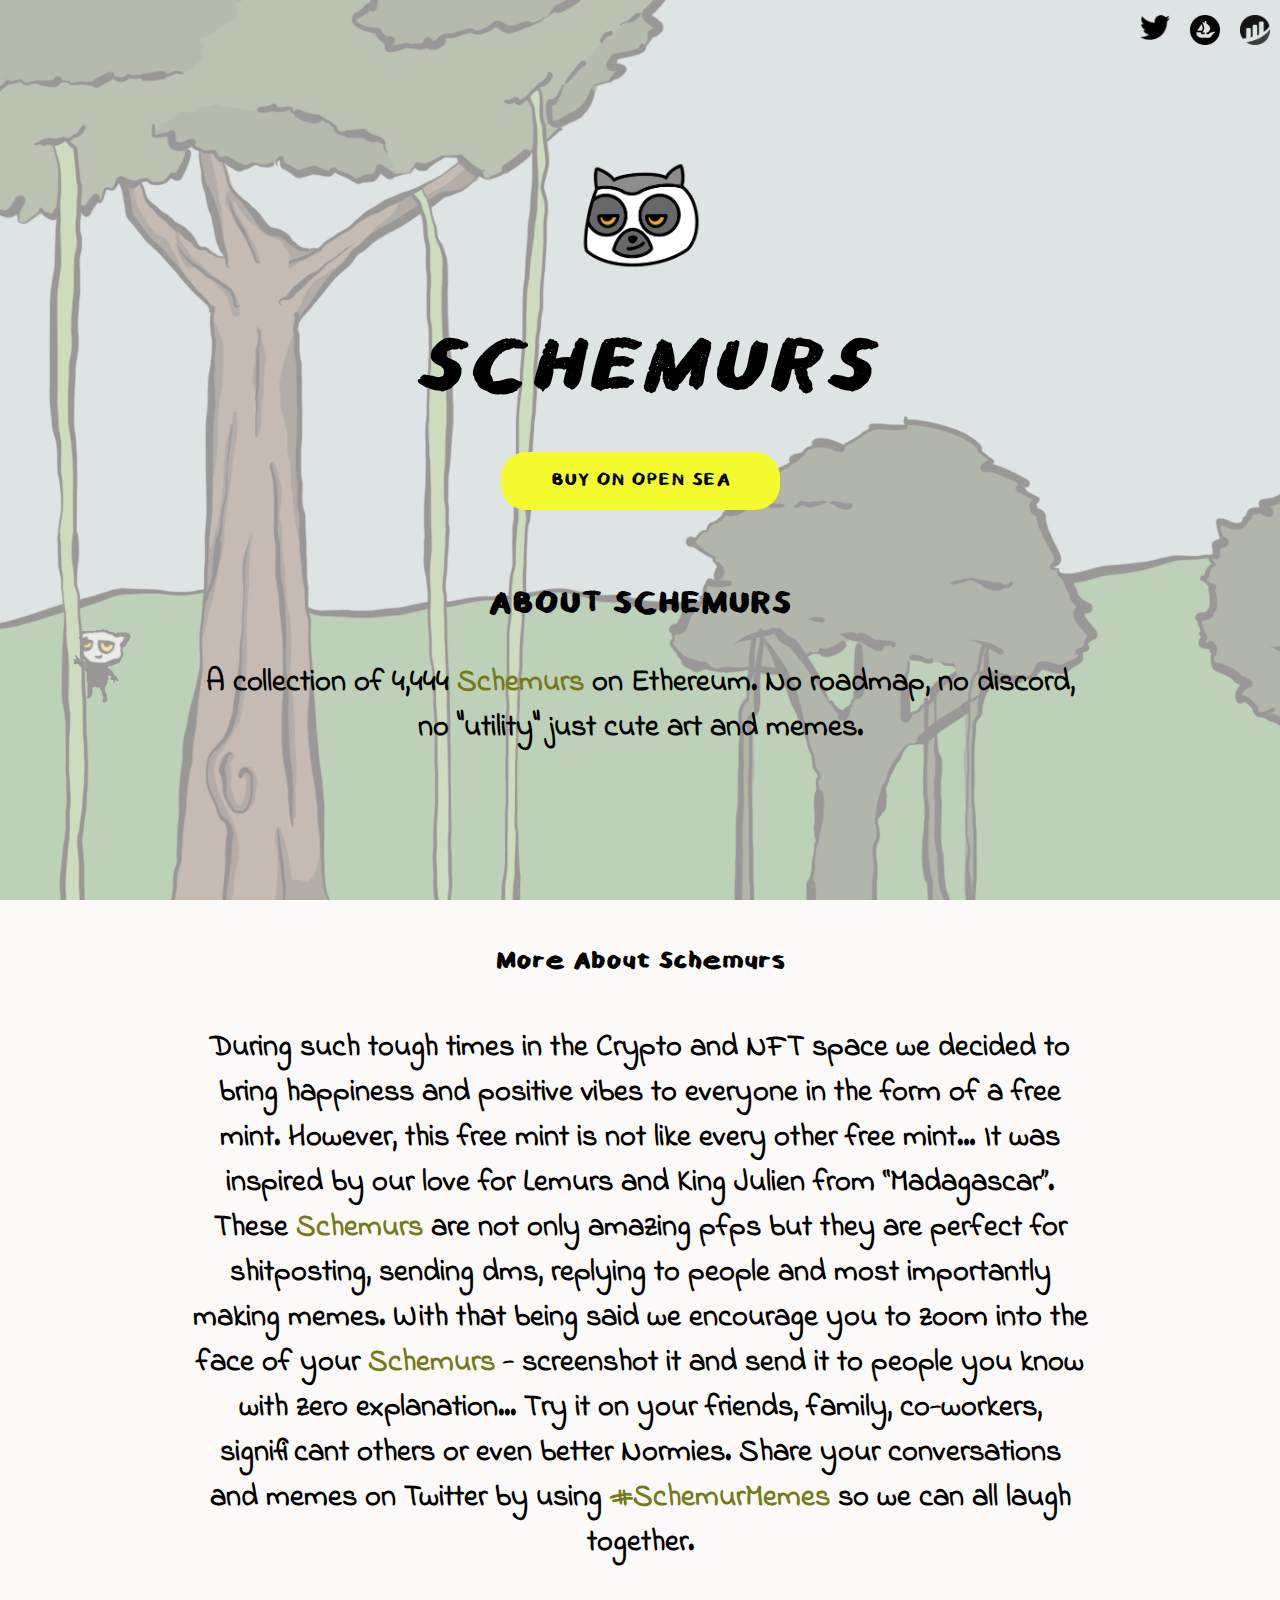
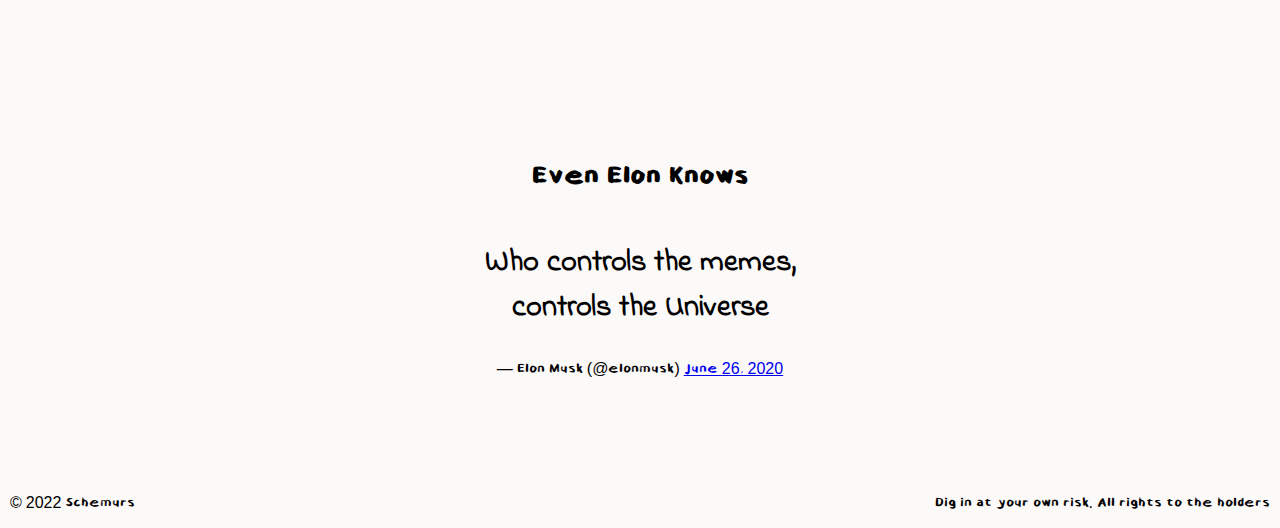
<file: index.html>
<html lang="en">
  <head>
    <meta charset="UTF-8" />
    <meta http-equiv="X-UA-Compatible" content="IE=edge" />
    <meta name="viewport" content="width=device-width, initial-scale=1.0" />
    <title>Schemurs | 4,444 collection on Ethereum</title>
    <link rel="icon" type="image/png" sizes="32x32" href="https://raw.githubusercontent.com/Veek6x/memurs-nft/main/favicon-32x32.png">
    <link rel="preconnect" href="https://fonts.googleapis.com" />
    <link rel="preconnect" href="https://fonts.gstatic.com" crossorigin />
    <link
      href="https://fonts.googleapis.com/css2?family=Indie+Flower&display=swap"
      rel="stylesheet"
    />
    <link
      href="https://fonts.googleapis.com/css2?family=Caveat&family=Indie+Flower&display=swap"
      rel="stylesheet"
    />
     <link href="http://fonts.cdnfonts.com/css/chalk" rel="stylesheet" />
    <link rel="stylesheet" href="./style.css" />
    <link rel="stylesheet" href="https://raw.githubusercontent.com/Veek6x/memurs-nft/main/style.css?token=GHSAT0AAAAAABVQNZWKURD47Z6ONNTXZ644YVP7S7A" />
     <style>
      @import url("http://fonts.cdnfonts.com/css/chalk");
    </style>
  </head>
  <body>
    <div class="main-con">
      <div class="nav-bar">
        <a href="https://mobile.twitter.com/MemursNFT">
            <img class="social-logo" src="./twitter.png" alt="" />
        </a>
        <a href="https://opensea.io/collection/memurs-official">
            <img class="social-logo" src="./opensea.png" alt="" />
        </a>
        <a href="https://etherscan.io/address/0x75b4384108b63Be2BEab3C944EBf5c5787066791">
            <img class="social-logo" src="./etherscan.png" alt="" />
        </a>
      </div>
      <div class="section1">
        <img src="./logo.png" alt="!memur!" />
        <h1>SCHEMURS</h1>
        <a class="btn flicker-in-1" href="https://opensea.io/collection/memurs-official">BUY ON OPEN SEA</a>
      </div>
      <div class="section2">
        <h3>ABOUT SCHEMURS</h3>
        <p>
          A collection of 4,444 <span>Schemurs</span> on Ethereum. No roadmap, no discord, no "utility"
          just cute art and memes.
        </p>
        <h5>More About Schemurs</h5>
        <p id="about">
          During such tough times in the Crypto and NFT space we decided to
          bring happiness and positive vibes to everyone in the form of a free
          mint. However, this free mint is not like every other free mint… It
          was inspired by our love for Lemurs and King Julien from “Madagascar”.
          These <span>Schemurs</span> are not only amazing pfps but they are
          perfect for shitposting, sending dms, replying to people and most
          importantly making memes. With that being said we encourage you to
          zoom into the face of your <span>Schemurs</span> - screenshot it and send
          it to people you know with zero explanation... Try it on your friends,
          family, co-workers, significant others or even better Normies. Share
          your conversations and memes on Twitter by using
          <span>#SchemurMemes</span> so we can all laugh together.
        </p>
        <h5>Even Elon Knows</h5>
        <blockquote class="twitter-tweet">
          <p lang="en" dir="ltr">
            Who controls the memes,<br />controls the Universe
          </p>
          &mdash; Elon Musk (@elonmusk)
          <a
            href="https://twitter.com/elonmusk/status/1276418907968925696?ref_src=twsrc%5Etfw"
            >June 26, 2020</a
          >
        </blockquote>
        <script
          async
          src="https://platform.twitter.com/widgets.js"
          charset="utf-8"
        ></script>
      </div>
      <footer>
        <p>&copy; 2022 Schemurs</p>
        <p>Dig in at your own risk. All rights to the holders</p>
      </footer>
    </div>
  </body>
</html>
</file>
<file: style.css>
/* I started off by styling for mobile then went ahead to add breakpoints for screens wider than 768px on line 95 in the code */
@font-face {
  font-family: 'chalkregular';
  src: url('chalk-regular-webfont.woff2') format('woff2'),
       url('chalk-regular-webfont.woff') format('woff');
  font-weight: normal;
  font-style: normal;

}
body {
  background-image: url("./memur-background.gif");
  margin: 0px;
  background-size: cover;
  background-repeat: no-repeat;
  background-attachment: fixed;
  font-family: "chalkregular", sans-serif;
  
}
span {
  color: #757918;
}
/* Style for nav-bar and components */
.nav-bar {
  display: flex;
  justify-content: right;
  margin-bottom: 25px;
}
.social-logo {
  width: 20px;
  margin: 15px 6px;
}

/* style for main-con */
/* Added this code so i can put a background coler to make the page more visible */
.main-con {
  background-color: hsla(0, 29%, 97%, 0.616);
  position: absolute;
  top: 0;
  left: 0;
  width: auto;
  height: auto;
}
/* style for section1 and it's components */
.section1 {
  width: 50%;
  margin: 50px auto;
  margin-bottom: 100px;
  text-align: center;
}
h1 {
  font-style: italic;
}
img {
  width: 50%;
}
.btn {
  background: #3498db;
  border-radius: 25px;
  color: #000000;
  background: #f3fa2d;
  padding: 10px 20px;
  text-decoration: none;
}
.btn:hover {
  background-color: rgb(236, 168, 51);
  color: white;
}

/* style for section2 and it's components */
.section2 {
  text-align: center;
  width: 90%;
  margin: 0px auto;
  padding-bottom: 100px;
}
.section2 p {
  font-family: "Indie Flower", cursive;
  font-weight: 900;
}
h5 {
  margin-top: 70px;
}
.twitter-tweet {
  margin: 0px auto;
  width: 50%;
}
footer {
  display: flex;
  justify-content: space-between;
  margin: 0;
  font-weight: 400;
  font-size: 0.65em;
}

/* Adding a breakpoint for when the view screen goes beyond 767px(FOR LAPTOP AND MOBILE */
/* THIS WORKS FINE FOR DESKTOP AND TABLET VIEW 768PX AND ABOVE */

@media screen and (min-width: 767px) {
  body {
    background-image: url("./memur-background.gif");
    background-repeat: repeat;
    background-size: cover;
    background-attachment: fixed;
    font-family: "chalkregular", sans-serif;
    margin: 0px;
   
  }
  span {
    color: #757918;
    font-weight: 900;
  }
  .nav-bar {
    display: flex;
    justify-content: right;
  }
  .social-logo {
    width: 30px;
    margin: 15px 10px;
  }
  .figure {
    color: black;
    font-weight: bolder;
  }
  .main-con {
      background-color: hsla(0, 29%, 97%, 0.616);

    position: absolute;
    top: 0;
    left: 0;
    width: auto;
    height: auto;
  }
  .section1 {
    width: 50%;
    margin: 100px auto;
    text-align: center;
  }
  h1 {
    font-weight: 700;
    font-size: 6em;
    font-style: italic;
    letter-spacing: 4px;
  }
  img {
    width: 20%;
  }
  .btn {
    background: #3498db;
    border-radius: 25px;
    color: #000000;
    font-size: 1.5em;
    background: #f3fa2d;
    padding: 20px 50px;
    text-decoration: none;
  }
  .btn:hover {
    background-color: rgb(236, 168, 51);
    color: white;
  }
  .section2 {
    text-align: center;
    width: 70%;
    margin: 0px auto;
    padding-bottom: 100px;
  }
  .section2 p {
    font-family: "Indie Flower", cursive;
    font-weight: 900;
    font-size: 1.9em;
  }
  h3 {
    font-size: 2.5em;
  }
  h5 {
    margin-top: 200px;
    font-size: 1.9em;
  }
  .about {
    margin-bottom: 100px;
  }
  .twitter-tweet {
    margin: 0px auto;
  }
  footer {
    display: flex;
    justify-content: space-between;
    margin: 0 10px;
    font-size: 1em;
  }
}
</file>
